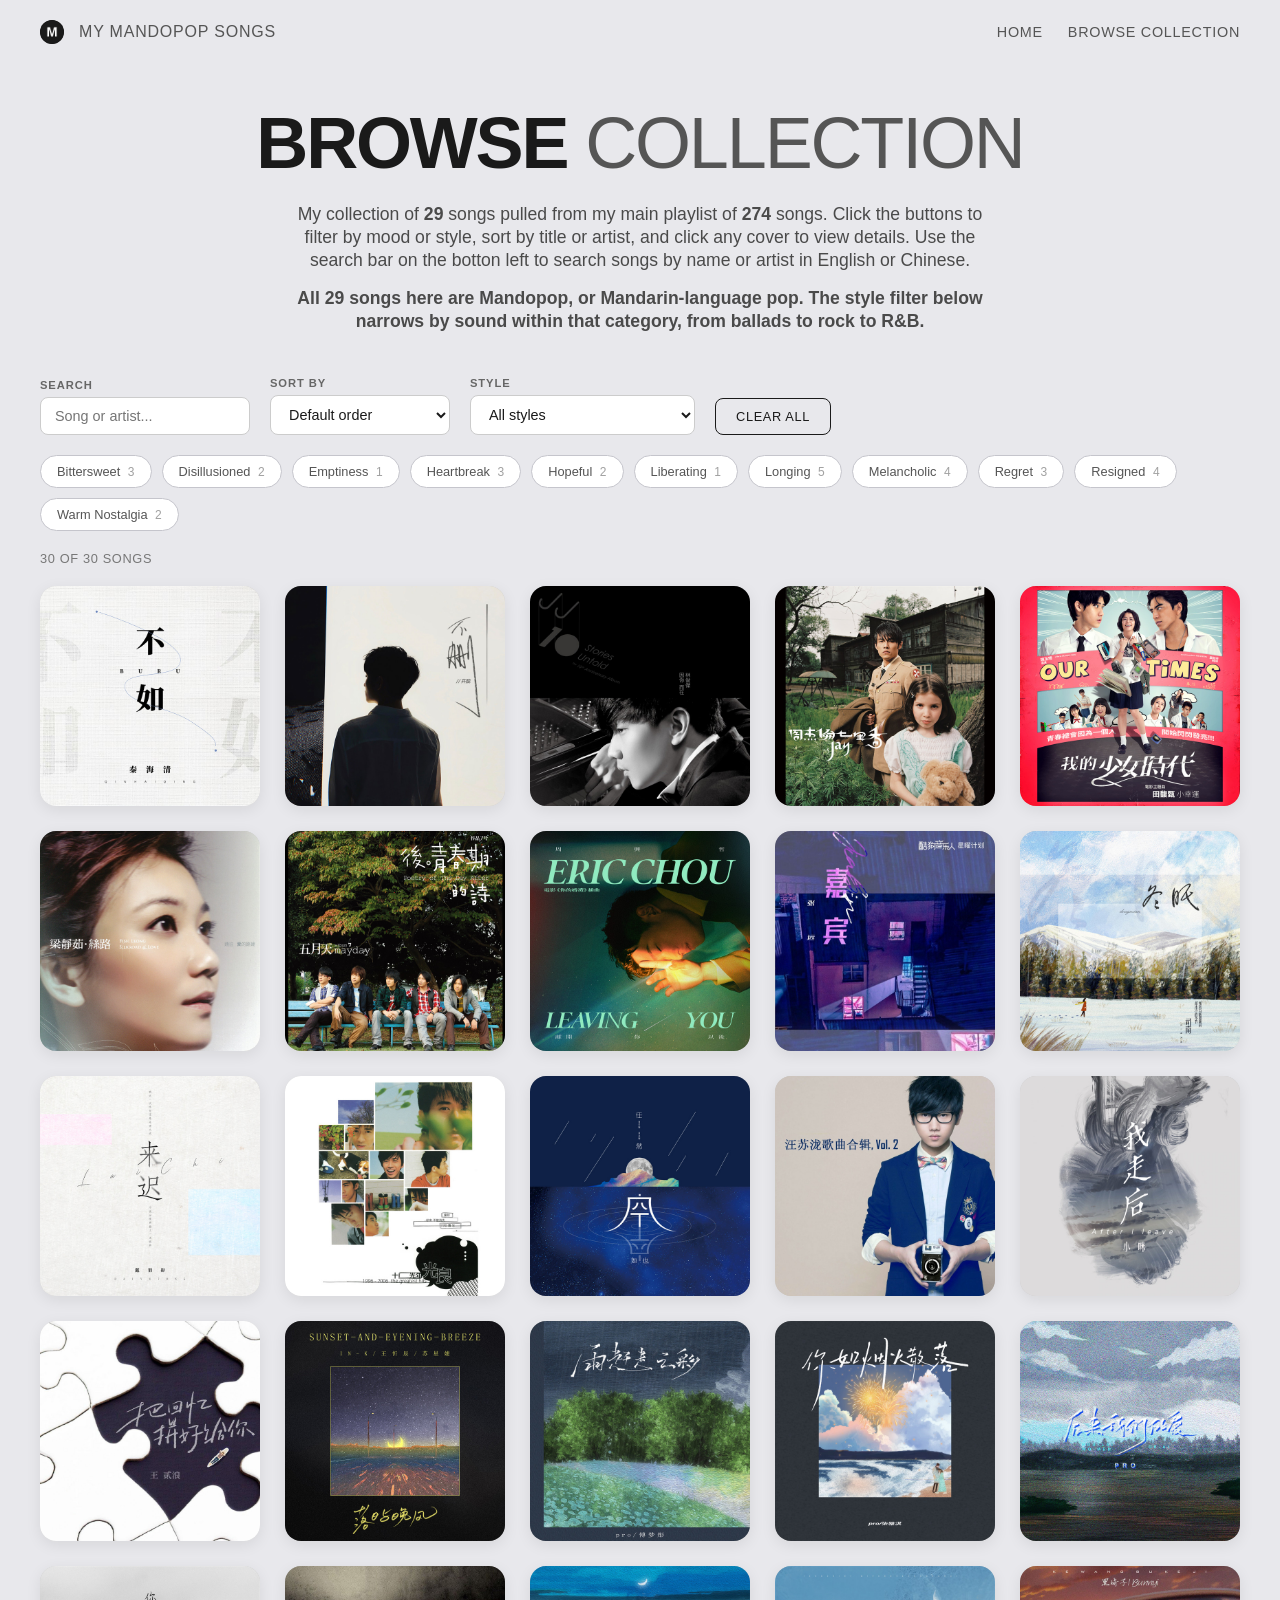
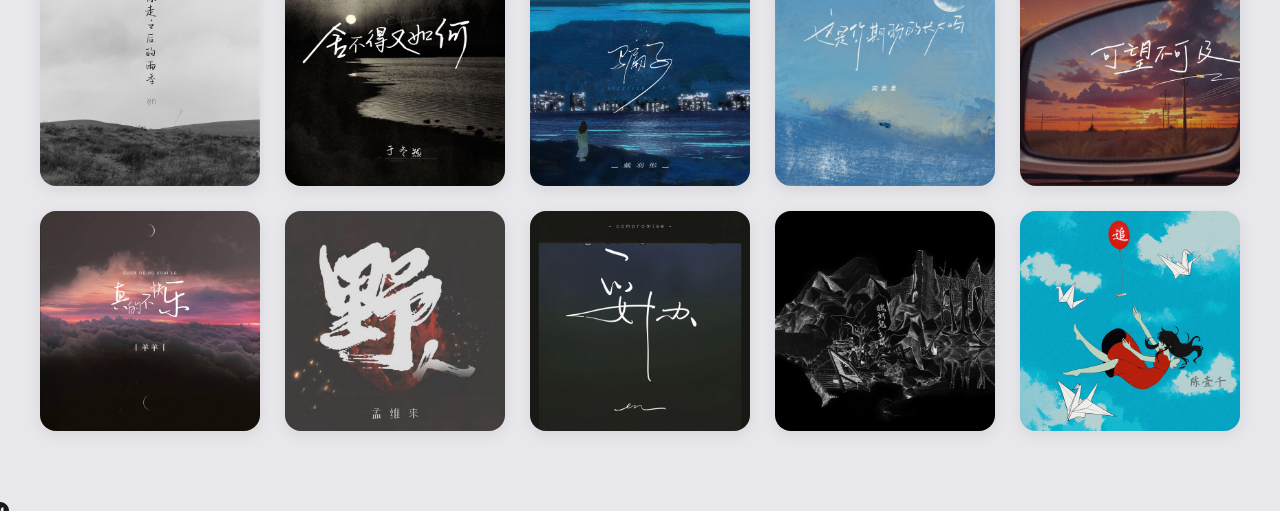
<file: collection.html>
<!DOCTYPE html>
<html lang="en">
<head>
    <meta charset="UTF-8">
    <meta name="viewport" content="width=device-width, initial-scale=1.0">
    <title>Browse Collection — My Mandopop Songs</title>
    <link rel="stylesheet" href="collection.css">
    <link rel="icon" type="image/png" href="assets/project2favicon.png">
</head>
<body>

    <!-- NAVBAR -->
    <nav>
        <div class="nav-left">
            <a href="index.html" class="favicon-link">
            <img src="assets/project2favicon.png" alt="Logo" class="favicon-placeholder">
            </a>
            <span>My Mandopop Songs</span>
        </div>
        <div class="nav-right">
            <a href="index.html" class="nav-link">Home</a>
            <a href="collection.html" class="nav-link active">Browse Collection</a>
        </div>
    </nav>

    <!-- PAGE HEADER -->
    <header class="page-header">
        <h1>Browse <span>Collection</span></h1>
        <p class="blurb">
        My collection of <strong>29</strong> songs pulled from my main playlist of <strong>274</strong> songs. Click the buttons to filter by mood or style, sort by title or artist, and click any cover to view details. Use the search bar on the botton left to search songs by name or artist in English or Chinese.</p>
        <p class="blurb">
        <strong>All 29 songs here are Mandopop, or Mandarin-language pop. The style filter below narrows by sound within that category, from ballads to rock to R&B.</strong></p>
    </header>

    <!-- FILTER & SORT BAR -->
    <section class="controls">
        <div class="control-group">
            <label for="searchInput">Search</label>
            <input type="text" id="searchInput" placeholder="Song or artist...">
        </div>

        <div class="control-group">
            <label for="sortSelect">Sort by</label>
            <select id="sortSelect">
                <option value="default">Default order</option>
                <option value="title-asc">Title (A–Z)</option>
                <option value="title-desc">Title (Z–A)</option>
                <option value="artist-asc">Artist (A–Z)</option>
                <option value="mood">Mood</option>
            </select>
        </div>

        <div class="control-group">
            <label for="styleSelect">Style</label>
            <select id="styleSelect">
                <option value="all">All styles</option>
            </select>
        </div>

        <button id="clearFilters" class="clear-btn">Clear all</button>
    </section>

    <!-- MOOD CHIPS -->
    <section class="mood-chips" id="moodChips">
        <!-- Populated by JS -->
    </section>

    <!-- RESULTS COUNT -->
    <p class="results-count" id="resultsCount"></p>

    <!-- GRID -->
    <main class="grid" id="grid">
        <!-- Populated by JS -->
    </main>

    <!-- MODAL -->
    <div class="modal-overlay" id="modalOverlay">
        <div class="modal" id="modal">
            <button class="modal-close" id="modalClose">×</button>
            <div class="modal-inner" id="modalInner">
                <!-- Populated by JS -->
            </div>
        </div>
    </div>

   <div class="cursor-dot"></div>
   <script>
        const dot = document.querySelector('.cursor-dot');
        document.addEventListener('mousemove', (e) => {
            dot.style.left = e.clientX + 'px';
            dot.style.top = e.clientY + 'px';
        });
   </script>

   <script src="collection.js"></script>
</body>
</html>
</file>
<file: collection.css>
/* --- RESET & BASE --- */
* {
    box-sizing: border-box;
    margin: 0;
    padding: 0;
}

body {
    font-family: 'Helvetica Neue', Helvetica, Arial, sans-serif;
    background-color: #e8e8ec;
    color: #1a1a1a;
    min-height: 100vh;
}

/* --- Custom Cursor Body, Not Paragraphs --- */
body {
    cursor: none;
}

.cursor-dot {
    position: fixed;
    width: 18px;
    height: 18px;
    pointer-events: none;
    z-index: 9999;
    transform: translate(-50%, -50%);
    background-image: url('assets/project2favicon.png');
    background-size: contain;
    background-repeat: no-repeat;
    background-position: center;
}

@media (hover: none) {
    .cursor-dot { display: none; }
    body { cursor: auto; }
}

/* --- NAVBAR --- */
nav {
    display: flex;
    align-items: center;
    justify-content: space-between;
    padding: 20px 40px;
    width: 100%;
    max-width: 1400px;
    margin: 0 auto;
}

.nav-left {
    display: flex;
    align-items: center;
    gap: 15px;
    font-size: 1rem;
    letter-spacing: 0.05em;
    text-transform: uppercase;
    color: #555;
}

.favicon-placeholder {
    width: 24px;
    height: 24px;
    background-color: #1a1a1a;
    border-radius: 50%;
    display: flex;
    align-items: center;
    justify-content: center;
    color: white;
    font-size: 10px;
    font-weight: bold;
}

.nav-right {
    display: flex;
    gap: 25px;
    font-size: 0.75rem;
    color: #777;
    letter-spacing: 0.05em;
}

.nav-link {
    color: #555;
    text-decoration: none;
    font-size: 0.9rem;
    letter-spacing: 0.05em;
    text-transform: uppercase;
    border-bottom: 1px solid transparent;
    transition: border-color 0.2s ease, color 0.2s ease;
}

.nav-link:hover {
    color: #1a1a1a;
    border-bottom-color: #1a1a1a;
}


/* --- PAGE HEADER --- */
.page-header {
    text-align: center;
    padding: 40px 20px 20px;
    max-width: 1000px;
    margin: 0 auto;
}

.page-header h1 {
    font-size: clamp(2.5rem, 6vw, 4.5rem);
    font-weight: 800;
    letter-spacing: -0.03em;
    line-height: 1.1;
    text-transform: uppercase;
    margin-bottom: 20px;
}

.page-header h1 span {
    color: #555;
    font-weight: 300;
}

.blurb {
    font-size: 1.1rem;
    line-height: 1.3;
    color: #4a4a4a;
    max-width: 720px;
    margin: 0 auto 15px auto;
    font-weight: 400;
}

/* --- CONTROLS BAR --- */
.controls {
    display: flex;
    flex-wrap: wrap;
    gap: 20px;
    align-items: flex-end;
    max-width: 1400px;
    margin: 10px auto 20px;
    padding: 0 40px;
}

.control-group {
    display: flex;
    flex-direction: column;
    gap: 6px;
}

.control-group label {
    font-size: 0.7rem;
    letter-spacing: 0.08em;
    text-transform: uppercase;
    color: #666;
    font-weight: 600;
}

.control-group input,
.control-group select {
    font-family: inherit;
    font-size: 0.9rem;
    padding: 10px 14px;
    border: 1px solid #ccc;
    border-radius: 8px;
    background-color: #ffffff;
    color: #1a1a1a;
    min-width: 180px;
    transition: border-color 0.2s ease;
}

.control-group input:focus,
.control-group select:focus {
    outline: none;
    border-color: #1a1a1a;
}

.clear-btn {
    font-family: inherit;
    font-size: 0.8rem;
    letter-spacing: 0.05em;
    text-transform: uppercase;
    padding: 10px 20px;
    border: 1px solid #1a1a1a;
    border-radius: 8px;
    background-color: transparent;
    color: #1a1a1a;
    cursor: pointer;
    transition: background-color 0.2s ease, color 0.2s ease;
}

.clear-btn:hover {
    background-color: #1a1a1a;
    color: #ffffff;
}

/* --- MOOD CHIPS --- */
.mood-chips {
    display: flex;
    flex-wrap: wrap;
    gap: 10px;
    max-width: 1400px;
    margin: 20px auto 10px;
    padding: 0 40px;
}

.chip {
    font-family: inherit;
    font-size: 0.8rem;
    padding: 8px 16px;
    border: 1px solid #c5c5cc;
    border-radius: 100px;
    background-color: #ffffff;
    color: #555;
    cursor: pointer;
    transition: all 0.2s ease;
    user-select: none;
}

.chip:hover {
    border-color: #1a1a1a;
    color: #1a1a1a;
}

.chip.active {
    background-color: #1a1a1a;
    color: #ffffff;
    border-color: #1a1a1a;
}

.chip .chip-count {
    opacity: 0.55;
    margin-left: 4px;
    font-size: 0.75rem;
}

/* --- RESULTS COUNT --- */
.results-count {
    max-width: 1400px;
    margin: 20px auto 10px;
    padding: 0 40px;
    font-size: 0.8rem;
    letter-spacing: 0.05em;
    text-transform: uppercase;
    color: #777;
}

/* --- GRID --- */
.grid {
    display: grid;
    grid-template-columns: repeat(auto-fill, minmax(200px, 1fr));
    gap: 25px;
    max-width: 1400px;
    margin: 20px auto 80px;
    padding: 0 40px;
}

.grid-card {
    position: relative;
    aspect-ratio: 1 / 1;
    border-radius: 16px;
    overflow: hidden;
    cursor: pointer;
    box-shadow: 0 4px 15px rgba(0, 0, 0, 0.08);
    transition: transform 0.3s ease, box-shadow 0.3s ease;
    background-color: #ccc;
}

.grid-card:hover {
    transform: translateY(-6px);
    box-shadow: 0 15px 40px rgba(0, 0, 0, 0.15);
}

.grid-card img {
    width: 100%;
    height: 100%;
    object-fit: cover;
    display: block;
}

.grid-card .overlay {
    position: absolute;
    inset: 0;
    background: linear-gradient(to top, rgba(0, 0, 0, 0.85) 0%, rgba(0, 0, 0, 0.2) 50%, transparent 100%);
    opacity: 0;
    display: flex;
    flex-direction: column;
    justify-content: flex-end;
    padding: 16px;
    transition: opacity 0.3s ease;
}

.grid-card:hover .overlay {
    opacity: 1;
}

.grid-card .cn-name {
    font-size: 0.95rem;
    font-weight: 700;
    color: #ffffff;
    margin-bottom: 4px;
    letter-spacing: 0.02em;
}

.grid-card .en-name {
    font-size: 0.7rem;
    font-weight: 400;
    color: rgba(255, 255, 255, 0.85);
    letter-spacing: 0.05em;
    text-transform: uppercase;
    text-wrap: balance;
    line-height: 1.3;
}

/* Empty state */
.empty-state {
    grid-column: 1 / -1;
    text-align: center;
    padding: 80px 20px;
    color: #777;
    font-size: 1rem;
}

/* --- MODAL --- */
.modal-overlay {
    position: fixed;
    inset: 0;
    background-color: rgba(0, 0, 0, 0.7);
    display: none;
    align-items: center;
    justify-content: center;
    padding: 20px;
    z-index: 1000;
    opacity: 0;
    transition: opacity 0.25s ease;
}

.modal-overlay.open {
    display: flex;
    opacity: 1;
}

.modal {
    background-color: #e8e8ec;
    border-radius: 20px;
    max-width: 700px;
    width: 100%;
    max-height: 90vh;
    overflow-y: auto;
    position: relative;
    box-shadow: 0 25px 80px rgba(0, 0, 0, 0.4);
    animation: modalIn 0.3s ease;
}

@keyframes modalIn {
    from {
        transform: scale(0.95);
        opacity: 0;
    }
    to {
        transform: scale(1);
        opacity: 1;
    }
}

.modal-close {
    position: absolute;
    top: 16px;
    right: 16px;
    width: 36px;
    height: 36px;
    border-radius: 50%;
    border: none;
    background-color: rgba(255, 255, 255, 0.9);
    color: #1a1a1a;
    font-size: 20px;
    line-height: 1;
    cursor: pointer;
    display: flex;
    align-items: center;
    justify-content: center;
    z-index: 10;
    transition: background-color 0.2s ease;
}

.modal-close:hover {
    background-color: #ffffff;
}

.modal-inner {
    display: flex;
    flex-direction: column;
}

.modal-image {
    width: 100%;
    aspect-ratio: 1 / 1;
    object-fit: cover;
    border-radius: 20px 20px 0 0;
}

.modal-content {
    padding: 30px;
}

.modal-cn {
    font-size: 1.8rem;
    font-weight: 800;
    letter-spacing: -0.01em;
    margin-bottom: 4px;
}

.modal-en {
    font-size: 0.9rem;
    font-weight: 400;
    color: #666;
    letter-spacing: 0.08em;
    text-transform: uppercase;
    margin-bottom: 20px;
}

.modal-meta {
    display: flex;
    flex-wrap: wrap;
    gap: 10px;
    margin-bottom: 20px;
}

/* Generic tag, no shape*/
.tag {
    font-size: 0.75rem;
    color: #777;
    letter-spacing: 0.08em;
    text-transform: uppercase;
    font-weight: 500;
    background: none;
    padding: 0;
    border: none;
    border-radius: 0;
}

.tag.mood {
    font-size: 0.75rem;
    padding: 6px 14px;
    border-radius: 100px;
    background-color: #1a1a1a;
    color: #ffffff;
    letter-spacing: 0.05em;
    text-transform: uppercase;
    font-weight: 500;
}

.modal-artist {
    font-size: 0.95rem;
    color: #444;
    line-height: 1.5;
}

.modal-artist strong {
    color: #1a1a1a;
    letter-spacing: 0.03em;
    text-transform: uppercase;
    font-size: 0.7rem;
    display: block;
    margin-bottom: 4px;
    color: #777;
}

.modal-meta {
    display: flex;
    flex-wrap: wrap;
    align-items: center;
    gap: 16px;
    margin-bottom: 20px;
}

/* --- RESPONSIVE --- */
@media (max-width: 768px) {
    nav {
        padding: 15px 20px;
    }
    .page-header {
        padding: 30px 20px 10px;
    }
    .controls,
    .mood-chips,
    .results-count,
    .grid {
        padding-left: 20px;
        padding-right: 20px;
    }
    .grid {
        grid-template-columns: repeat(auto-fill, minmax(140px, 1fr));
        gap: 15px;
    }
    .control-group input,
    .control-group select {
        min-width: 140px;
    }
    .modal-cn {
        font-size: 1.4rem;
    }
    .modal-content {
        padding: 20px;
    }
}
</file>
